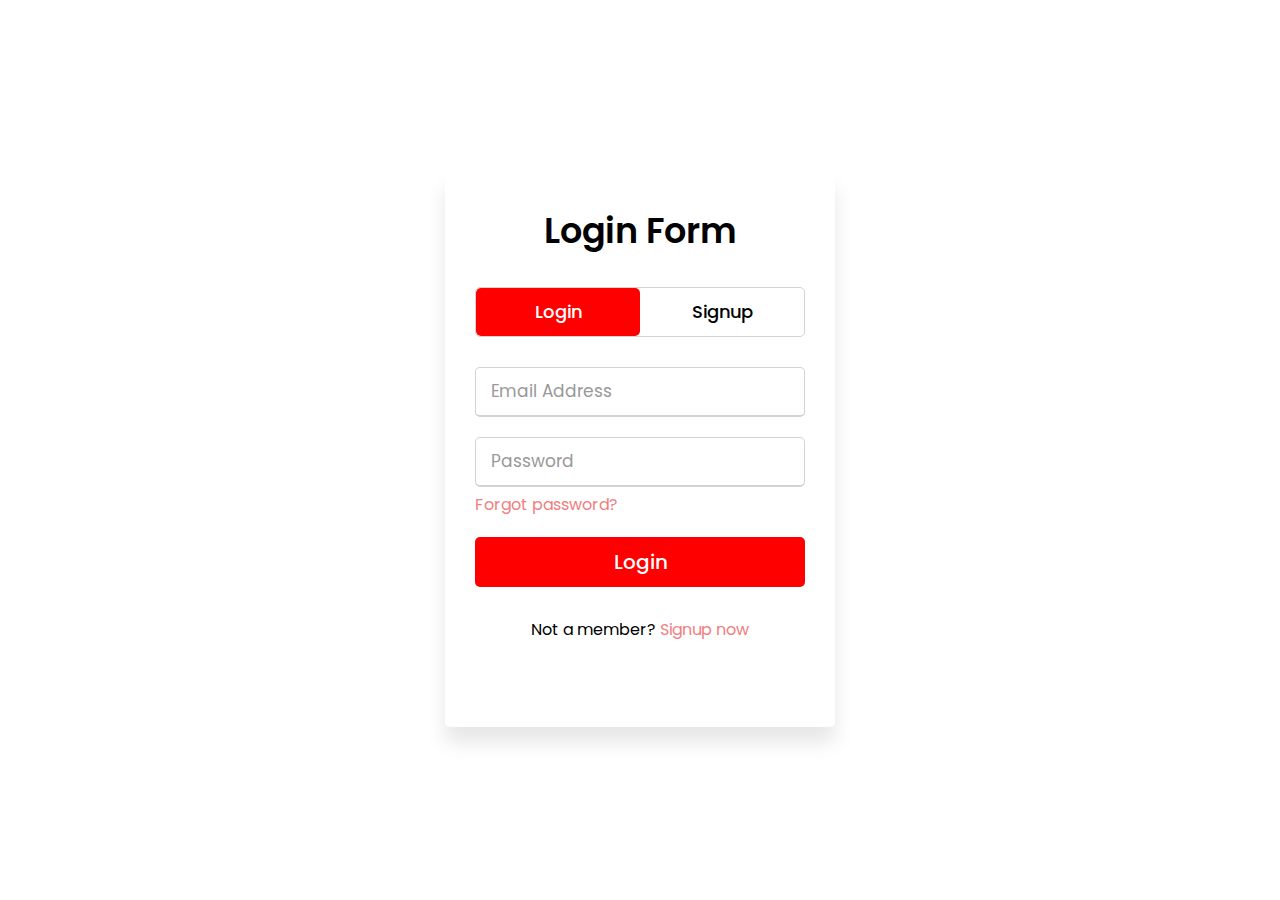
<file: login.html>
<!DOCTYPE html>
<!-- Created By CodingNepal -->
<html lang="en" dir="ltr">
   <head>
      <meta charset="utf-8">
      <title>Login and Registration Form</title>
      <link rel="stylesheet" href="login-style.css">
      <meta name="viewport" content="width=device-width, initial-scale=1.0">
   </head>
   <body>
      
      <div class="wrapper">
         <div class="title-text">
            <div class="title login">
               Login Form
            </div>
            <div class="title signup">
               Signup Form
            </div>
         </div>
         <div class="form-container">
            <div class="slide-controls">
               <input type="radio" name="slide" id="login" checked>
               <input type="radio" name="slide" id="signup">
               <label for="login" class="slide login">Login</label>
               <label for="signup" class="slide signup">Signup</label>
               <div class="slider-tab"></div>
            </div>
            <div class="form-inner">
               <form action="#" class="login">
                  <div class="field">
                     <input type="text" placeholder="Email Address" required>
                  </div>
                  <div class="field">
                     <input type="password" placeholder="Password" required>
                  </div>
                  <div class="pass-link">
                     <a href="#">Forgot password?</a>
                  </div>
                  <div class="field btn">
                     <div class="btn-layer"></div>
                     <input type="submit" value="Login">
                  </div>
                  <div class="signup-link">
                     Not a member? <a href="">Signup now</a>
                  </div>
               </form>
               <form action="#" class="signup">
                <div class="field">
                    <input type="text" placeholder="Name" required>
                 </div>  
                  <div class="field">
                     <input type="text" placeholder="Email Address" required>
                  </div>
                  <div class="field">
                     <input type="password" placeholder="Password" required>
                  </div>
                  <div class="field">
                     <input type="password" placeholder="Confirm password" required>
                  </div>
                  <div class="field btn">
                     <div class="btn-layer"></div>
                     <input type="submit" value="Signup">
                  </div>
               </form>
            </div>
         </div>
      </div>
      <script>
         const loginText = document.querySelector(".title-text .login");
         const loginForm = document.querySelector("form.login");
         const loginBtn = document.querySelector("label.login");
         const signupBtn = document.querySelector("label.signup");
         const signupLink = document.querySelector("form .signup-link a");
         signupBtn.onclick = (()=>{
           loginForm.style.marginLeft = "-50%";
           loginText.style.marginLeft = "-50%";
         });
         loginBtn.onclick = (()=>{
           loginForm.style.marginLeft = "0%";
           loginText.style.marginLeft = "0%";
         });
         signupLink.onclick = (()=>{
           signupBtn.click();
           return false;
         });
      </script>
   </body>
</html>
</file>
<file: login-style.css>
@import url('https://fonts.googleapis.com/css?family=Poppins:400,500,600,700&display=swap');
*{
  margin: 0;
  padding: 0;
  box-sizing: border-box;
  font-family: 'Poppins', sans-serif;
}
html,body{
  display: grid;
  height: 100%;
  width: 100%;
  place-items: center;
  background:url("https://images.unsplash.com/photo-1449426468159-d96dbf08f19f?ixlib=rb-1.2.1&ixid=MnwxMjA3fDB8MHxzZWFyY2h8NHx8bW90b3JiaWtlfGVufDB8fDB8fA%3D%3D&w=1000&q=80");
  background-repeat:no-repeat;
  background-image:100%;
  background-size: 100%;
  
}
::selection{
  background: red;
  color: #fff;
}
.wrapper{
  overflow: hidden;
  max-width: 390px;
  background: #fff;
  padding: 30px;
  border-radius: 5px;
  box-shadow: 0px 15px 20px rgba(0,0,0,0.1);
}
.wrapper .title-text{
  display: flex;
  width: 200%;
}
.wrapper .title{
  width: 50%;
  font-size: 35px;
  font-weight: 600;
  text-align: center;
  transition: all 0.6s cubic-bezier(0.68,-0.55,0.265,1.55);
}
.wrapper .slide-controls{
  position: relative;
  display: flex;
  height: 50px;
  width: 100%;
  overflow: hidden;
  margin: 30px 0 10px 0;
  justify-content: space-between;
  border: 1px solid lightgrey;
  border-radius: 5px;
}
.slide-controls .slide{
  height: 100%;
  width: 100%;
  color: #fff;
  font-size: 18px;
  font-weight: 500;
  text-align: center;
  line-height: 48px;
  cursor: pointer;
  z-index: 1;
  transition: all 0.6s ease;
}
.slide-controls label.signup{
  color: #000;
}
.slide-controls .slider-tab{
  position: absolute;
  height: 100%;
  width: 50%;
  left: 0;
  z-index: 0;
  border-radius: 5px;
  background: red;
  transition: all 0.6s cubic-bezier(0.68,-0.55,0.265,1.55);
}
input[type="radio"]{
  display: none;
}
#signup:checked ~ .slider-tab{
  left: 50%;
}
#signup:checked ~ label.signup{
  color: #fff;
  cursor: default;
  user-select: none;
}
#signup:checked ~ label.login{
  color: #000;
}
#login:checked ~ label.signup{
  color: #000;
}
#login:checked ~ label.login{
  cursor: default;
  user-select: none;
}
.wrapper .form-container{
  width: 100%;
  overflow: hidden;
}
.form-container .form-inner{
  display: flex;
  width: 200%;
}
.form-container .form-inner form{
  width: 50%;
  transition: all 0.6s cubic-bezier(0.68,-0.55,0.265,1.55);
}
.form-inner form .field{
  height: 50px;
  width: 100%;
  margin-top: 20px;
}
.form-inner form .field input{
  height: 100%;
  width: 100%;
  outline: none;
  padding-left: 15px;
  border-radius: 5px;
  border: 1px solid lightgrey;
  border-bottom-width: 2px;
  font-size: 17px;
  transition: all 0.3s ease;
}
.form-inner form .field input:focus{
  border-color: #fc83bb;
  /* box-shadow: inset 0 0 3px #fb6aae; */
}
.form-inner form .field input::placeholder{
  color: #999;
  transition: all 0.3s ease;
}
form .field input:focus::placeholder{
  color: #b3b3b3;
}
.form-inner form .pass-link{
  margin-top: 5px;
}
.form-inner form .signup-link{
  text-align: center;
  margin-top: 30px;
}
.form-inner form .pass-link a,
.form-inner form .signup-link a{
  color: lightcoral;
  text-decoration: none;
}
.form-inner form .pass-link a:hover,
.form-inner form .signup-link a:hover{
  text-decoration: underline;
}
form .btn{
  height: 50px;
  width: 100%;
  border-radius: 5px;
  position: relative;
  overflow: hidden;
}
form .btn .btn-layer{
  height: 100%;
  width: 300%;
  position: absolute;
  left: -100%;
  background: red;
  border-radius: 5px;
  transition: all 0.4s ease;;
}
form .btn:hover .btn-layer{
  left: 0;
}
form .btn input[type="submit"]{
  height: 100%;
  width: 100%;
  z-index: 1;
  position: relative;
  background: none;
  border: none;
  color: #fff;
  padding-left: 0;
  border-radius: 5px;
  font-size: 20px;
  font-weight: 500;
  cursor: pointer;
}
</file>
